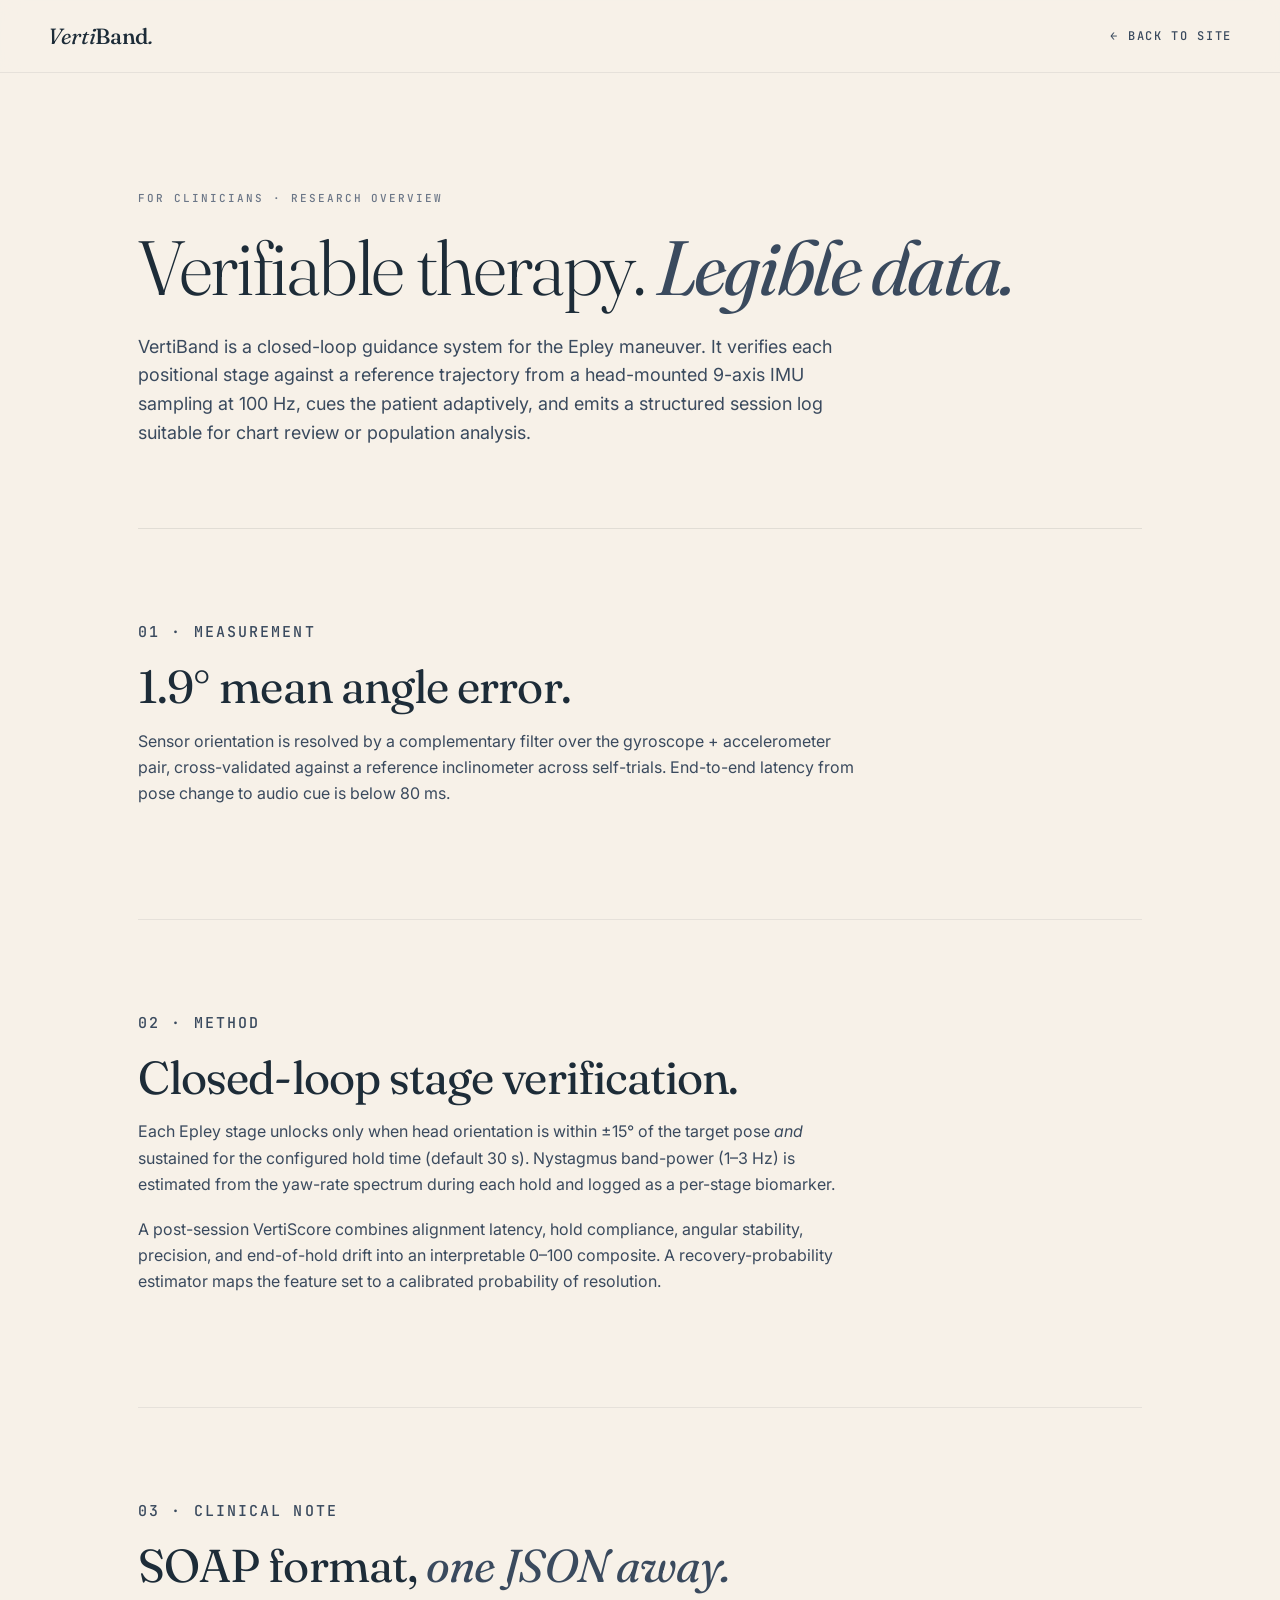
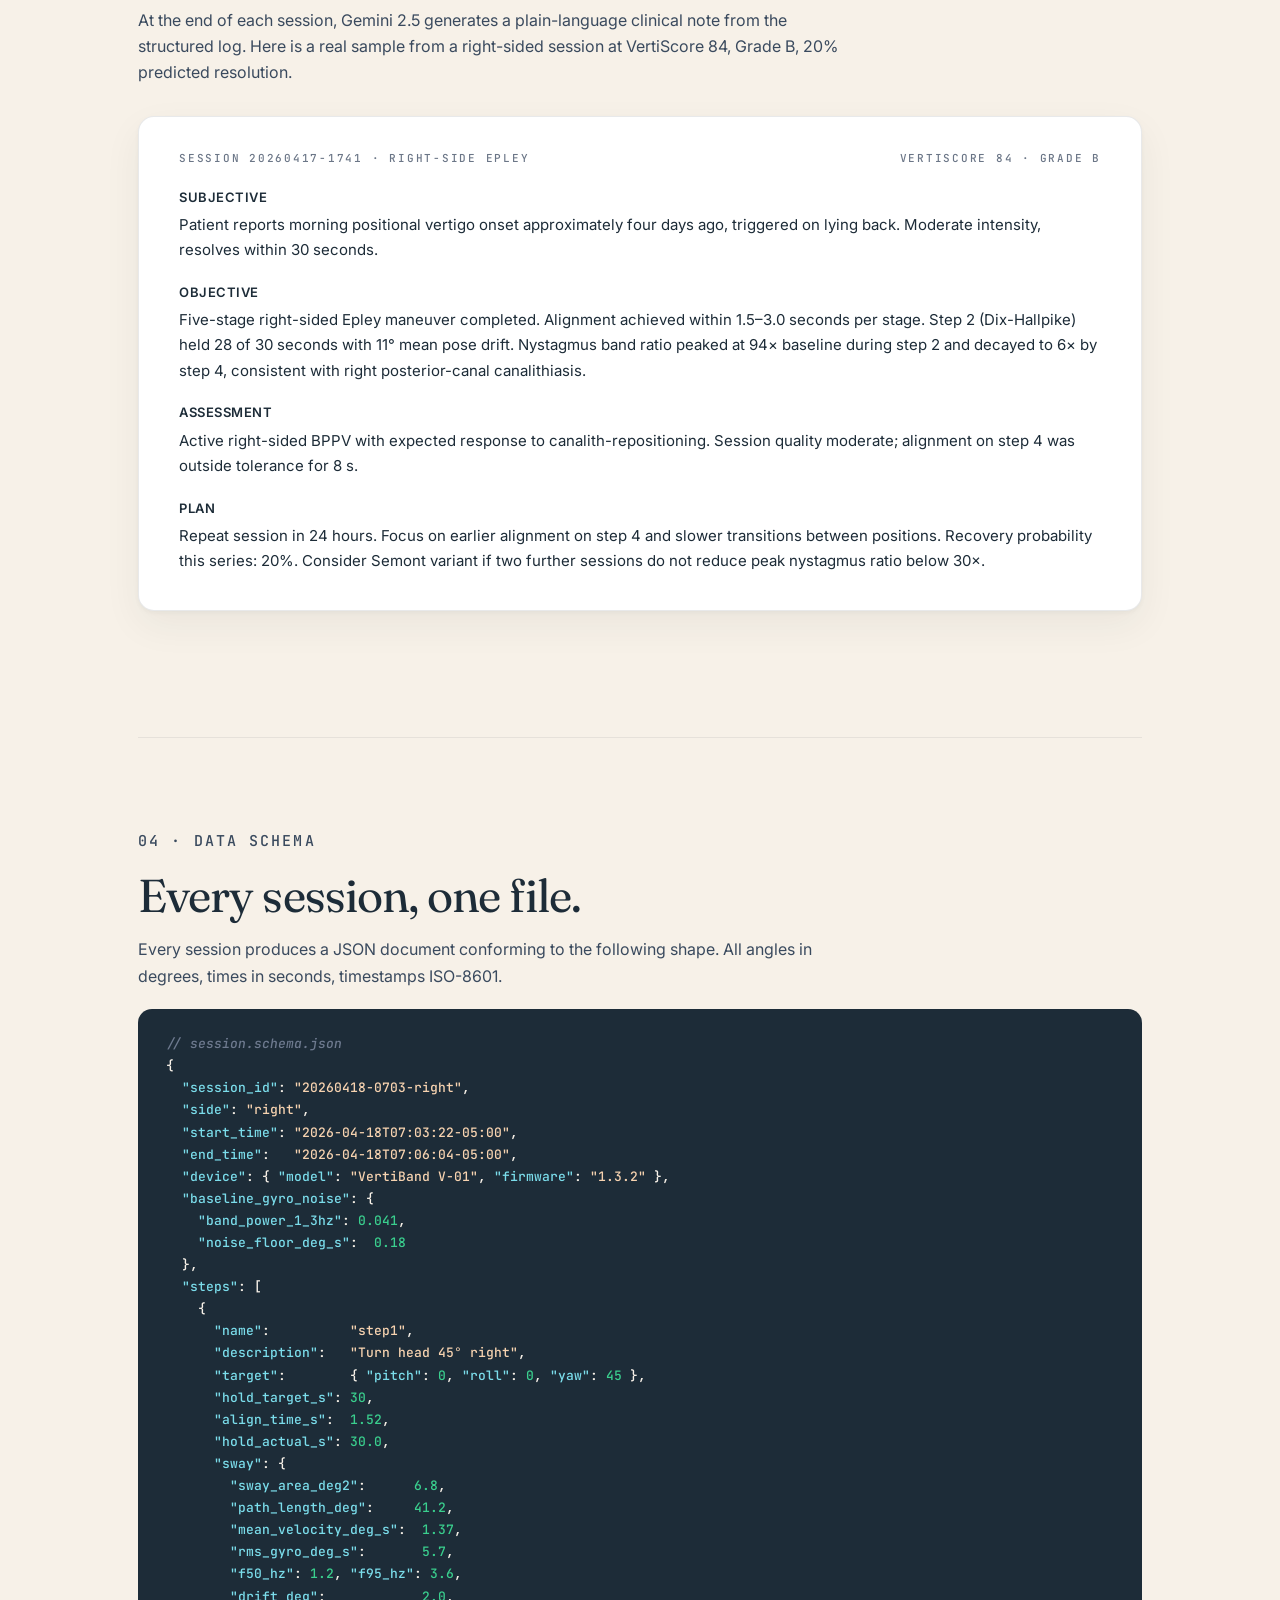
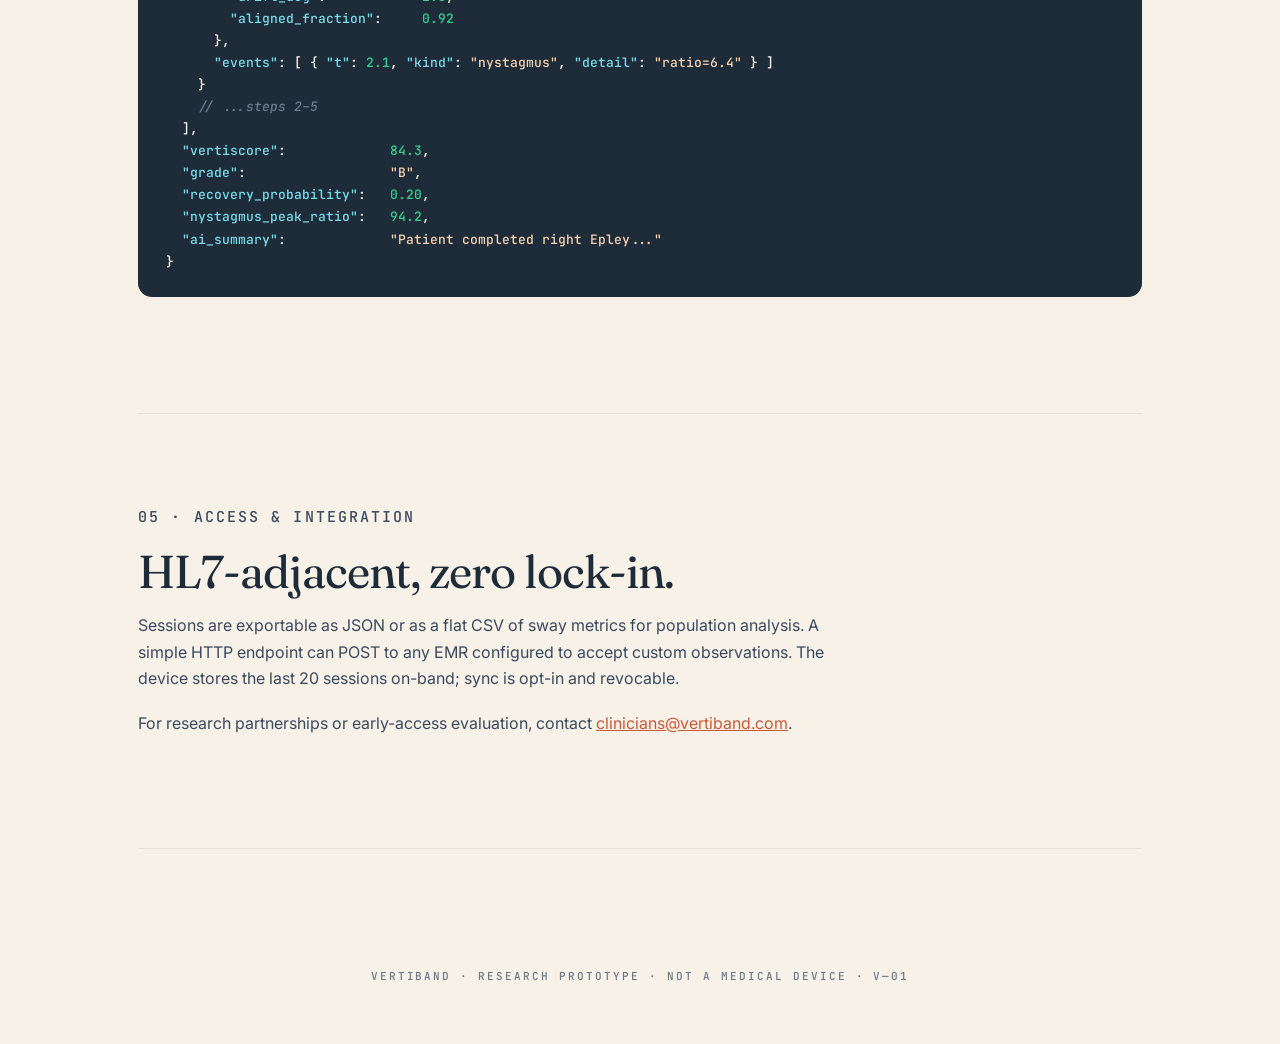
<file: for-clinicians.html>
<!doctype html>
<html lang="en"><head>
<meta charset="utf-8">
<meta name="viewport" content="width=device-width,initial-scale=1">
<title>VertiBand · For clinicians</title>
<link rel="preconnect" href="https://fonts.googleapis.com">
<link rel="preconnect" href="https://fonts.gstatic.com" crossorigin>
<link href="https://fonts.googleapis.com/css2?family=Fraunces:opsz,wght@9..144,300;9..144,400;9..144,500;9..144,600&family=Inter:wght@400;500;600&family=JetBrains+Mono:wght@400;500;600&display=swap" rel="stylesheet">
<link rel="stylesheet" href="tokens.css">
<style>
  *{box-sizing:border-box;}
  html,body{margin:0;background:var(--paper);color:var(--ink);font-family:Inter,system-ui,sans-serif;-webkit-font-smoothing:antialiased;}
  header{padding:22px 48px;display:flex;justify-content:space-between;align-items:center;border-bottom:1px solid rgba(29,44,56,0.08);position:sticky;top:0;background:rgba(247,241,232,0.9);backdrop-filter:blur(10px);z-index:10;}
  .word{font-family:Fraunces,serif;font-weight:400;font-size:22px;font-style:italic;letter-spacing:-0.015em;}
  .word b{font-weight:500;font-style:normal;}
  .eye{font:500 11px/1 JetBrains Mono,monospace;letter-spacing:0.18em;text-transform:uppercase;color:#6B7687;}
  .back{color:#3A4A5E;text-decoration:none;font:500 12px/1 JetBrains Mono,monospace;letter-spacing:0.14em;text-transform:uppercase;}
  .back:hover{color:#C85A3A;}

  .wrap{max-width:1100px;margin:0 auto;padding:80px 48px 60px;}
  .hero{padding:40px 0 80px;border-bottom:1px solid rgba(29,44,56,0.10);}
  h1{font:300 clamp(48px,6vw,96px)/1.05 Fraunces,serif;letter-spacing:-0.03em;margin:24px 0 24px;color:var(--ink);}
  h1 i{font-weight:400;color:#3A4A5E;}
  .lede{font-size:18px;line-height:1.6;color:#3A4A5E;max-width:720px;margin:0;}

  h2{font:400 clamp(32px,3.6vw,52px)/1.08 Fraunces,serif;letter-spacing:-0.02em;margin:0 0 14px;}
  h2 i{font-style:italic;color:#3A4A5E;}
  h3{font:500 15px/1 JetBrains Mono,monospace;letter-spacing:0.14em;text-transform:uppercase;color:#3A4A5E;margin:0 0 22px;}

  section.block{padding:96px 0;border-bottom:1px solid rgba(29,44,56,0.08);}
  section.block p{font-size:16px;line-height:1.65;color:#3A4A5E;max-width:720px;}
  section.block p + p{margin-top:18px;}

  .note{
    background:#FFF;border:1px solid rgba(29,44,56,0.10);border-radius:16px;
    padding:36px 40px;margin:30px 0;
    font-family:Inter,sans-serif;font-size:15px;line-height:1.7;color:var(--ink);
    box-shadow:0 2px 4px rgba(29,44,56,0.04),0 14px 38px rgba(29,44,56,0.06);
  }
  .note .t{font:500 11px/1 JetBrains Mono,monospace;letter-spacing:0.16em;text-transform:uppercase;color:#6B7687;margin-bottom:22px;display:flex;justify-content:space-between;}
  .note b{display:block;font-weight:600;color:var(--ink);margin:18px 0 4px;font-size:13px;letter-spacing:0.04em;text-transform:uppercase;}
  .note em{font-style:italic;color:#3A4A5E;}

  pre{
    background:#1D2C38;color:#F7F1E8;border-radius:14px;
    padding:24px 28px;overflow-x:auto;margin:20px 0;
    font:500 13px/1.7 JetBrains Mono,monospace;
  }
  pre .k{color:#7BDDEB;} pre .s{color:#F7D3B0;} pre .n{color:#3ACF8E;} pre .c{color:#6E7A8F;font-style:italic;}

  footer{padding:60px 48px;text-align:center;color:#6B7687;font:500 11px/1.4 JetBrains Mono,monospace;letter-spacing:0.18em;text-transform:uppercase;}
</style>
</head><body>

<header>
  <span class="word">Verti<b>Band</b><i>.</i></span>
  <a class="back" href="/">← Back to site</a>
</header>

<div class="wrap">

  <section class="hero">
    <div class="eye">For clinicians · Research overview</div>
    <h1>Verifiable therapy. <i>Legible data.</i></h1>
    <p class="lede">VertiBand is a closed-loop guidance system for the Epley maneuver. It verifies each positional stage against a reference trajectory from a head-mounted 9-axis IMU sampling at 100 Hz, cues the patient adaptively, and emits a structured session log suitable for chart review or population analysis.</p>
  </section>

  <section class="block">
    <h3>01 · Measurement</h3>
    <h2>1.9° mean angle error.</h2>
    <p>Sensor orientation is resolved by a complementary filter over the gyroscope + accelerometer pair, cross-validated against a reference inclinometer across self-trials. End-to-end latency from pose change to audio cue is below 80 ms.</p>
  </section>

  <section class="block">
    <h3>02 · Method</h3>
    <h2>Closed-loop stage verification.</h2>
    <p>Each Epley stage unlocks only when head orientation is within ±15° of the target pose <em>and</em> sustained for the configured hold time (default 30 s). Nystagmus band-power (1–3 Hz) is estimated from the yaw-rate spectrum during each hold and logged as a per-stage biomarker.</p>
    <p>A post-session VertiScore combines alignment latency, hold compliance, angular stability, precision, and end-of-hold drift into an interpretable 0–100 composite. A recovery-probability estimator maps the feature set to a calibrated probability of resolution.</p>
  </section>

  <section class="block">
    <h3>03 · Clinical note</h3>
    <h2>SOAP format, <i>one JSON away.</i></h2>
    <p>At the end of each session, Gemini 2.5 generates a plain-language clinical note from the structured log. Here is a real sample from a right-sided session at VertiScore 84, Grade B, 20% predicted resolution.</p>

    <div class="note">
      <div class="t"><span>Session 20260417-1741 · Right-side Epley</span><span>VertiScore 84 · Grade B</span></div>
      <b>Subjective</b>
      Patient reports morning positional vertigo onset approximately four days ago, triggered on lying back. Moderate intensity, resolves within 30 seconds.

      <b>Objective</b>
      Five-stage right-sided Epley maneuver completed. Alignment achieved within 1.5–3.0 seconds per stage. Step 2 (Dix-Hallpike) held 28 of 30 seconds with 11° mean pose drift. Nystagmus band ratio peaked at 94× baseline during step 2 and decayed to 6× by step 4, consistent with right posterior-canal canalithiasis.

      <b>Assessment</b>
      Active right-sided BPPV with expected response to canalith-repositioning. Session quality moderate; alignment on step 4 was outside tolerance for 8 s.

      <b>Plan</b>
      Repeat session in 24 hours. Focus on earlier alignment on step 4 and slower transitions between positions. Recovery probability this series: 20%. Consider Semont variant if two further sessions do not reduce peak nystagmus ratio below 30×.
    </div>
  </section>

  <section class="block">
    <h3>04 · Data schema</h3>
    <h2>Every session, one file.</h2>
    <p>Every session produces a JSON document conforming to the following shape. All angles in degrees, times in seconds, timestamps ISO-8601.</p>
<pre><span class="c">// session.schema.json</span>
{
  <span class="k">"session_id"</span>: <span class="s">"20260418-0703-right"</span>,
  <span class="k">"side"</span>: <span class="s">"right"</span>,
  <span class="k">"start_time"</span>: <span class="s">"2026-04-18T07:03:22-05:00"</span>,
  <span class="k">"end_time"</span>:   <span class="s">"2026-04-18T07:06:04-05:00"</span>,
  <span class="k">"device"</span>: { <span class="k">"model"</span>: <span class="s">"VertiBand V-01"</span>, <span class="k">"firmware"</span>: <span class="s">"1.3.2"</span> },
  <span class="k">"baseline_gyro_noise"</span>: {
    <span class="k">"band_power_1_3hz"</span>: <span class="n">0.041</span>,
    <span class="k">"noise_floor_deg_s"</span>:  <span class="n">0.18</span>
  },
  <span class="k">"steps"</span>: [
    {
      <span class="k">"name"</span>:          <span class="s">"step1"</span>,
      <span class="k">"description"</span>:   <span class="s">"Turn head 45° right"</span>,
      <span class="k">"target"</span>:        { <span class="k">"pitch"</span>: <span class="n">0</span>, <span class="k">"roll"</span>: <span class="n">0</span>, <span class="k">"yaw"</span>: <span class="n">45</span> },
      <span class="k">"hold_target_s"</span>: <span class="n">30</span>,
      <span class="k">"align_time_s"</span>:  <span class="n">1.52</span>,
      <span class="k">"hold_actual_s"</span>: <span class="n">30.0</span>,
      <span class="k">"sway"</span>: {
        <span class="k">"sway_area_deg2"</span>:      <span class="n">6.8</span>,
        <span class="k">"path_length_deg"</span>:     <span class="n">41.2</span>,
        <span class="k">"mean_velocity_deg_s"</span>:  <span class="n">1.37</span>,
        <span class="k">"rms_gyro_deg_s"</span>:       <span class="n">5.7</span>,
        <span class="k">"f50_hz"</span>: <span class="n">1.2</span>, <span class="k">"f95_hz"</span>: <span class="n">3.6</span>,
        <span class="k">"drift_deg"</span>:            <span class="n">2.0</span>,
        <span class="k">"aligned_fraction"</span>:     <span class="n">0.92</span>
      },
      <span class="k">"events"</span>: [ { <span class="k">"t"</span>: <span class="n">2.1</span>, <span class="k">"kind"</span>: <span class="s">"nystagmus"</span>, <span class="k">"detail"</span>: <span class="s">"ratio=6.4"</span> } ]
    }
    <span class="c">// ...steps 2–5</span>
  ],
  <span class="k">"vertiscore"</span>:             <span class="n">84.3</span>,
  <span class="k">"grade"</span>:                  <span class="s">"B"</span>,
  <span class="k">"recovery_probability"</span>:   <span class="n">0.20</span>,
  <span class="k">"nystagmus_peak_ratio"</span>:   <span class="n">94.2</span>,
  <span class="k">"ai_summary"</span>:             <span class="s">"Patient completed right Epley..."</span>
}</pre>
  </section>

  <section class="block">
    <h3>05 · Access & integration</h3>
    <h2>HL7-adjacent, zero lock-in.</h2>
    <p>Sessions are exportable as JSON or as a flat CSV of sway metrics for population analysis. A simple HTTP endpoint can POST to any EMR configured to accept custom observations. The device stores the last 20 sessions on-band; sync is opt-in and revocable.</p>
    <p>For research partnerships or early-access evaluation, contact <a href="mailto:clinicians@vertiband.com" style="color:#C85A3A;">clinicians@vertiband.com</a>.</p>
  </section>

</div>

<footer>VertiBand · Research prototype · Not a medical device · V—01</footer>

</body></html>
</file>
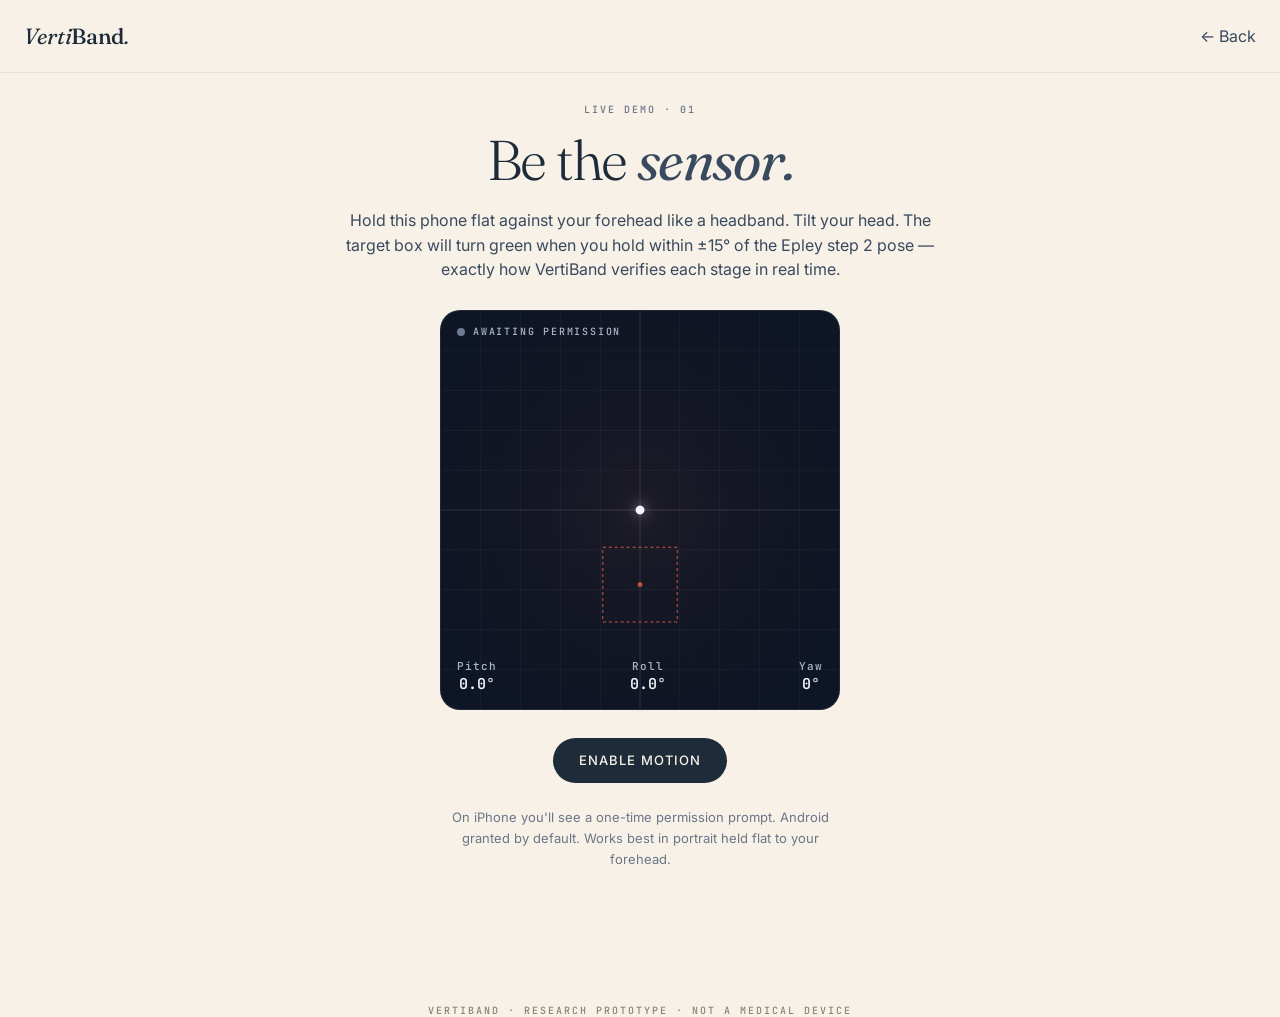
<file: live-gyro.html>
<!doctype html>
<html lang="en"><head>
<meta charset="utf-8">
<meta name="viewport" content="width=device-width,initial-scale=1,viewport-fit=cover">
<title>VertiBand · Try it live</title>
<link rel="preconnect" href="https://fonts.googleapis.com">
<link rel="preconnect" href="https://fonts.gstatic.com" crossorigin>
<link href="https://fonts.googleapis.com/css2?family=Fraunces:opsz,wght@9..144,300;9..144,400;9..144,600&family=Inter:wght@400;500;600&family=JetBrains+Mono:wght@400;500&display=swap" rel="stylesheet">
<link rel="stylesheet" href="tokens.css">
<style>
  *{box-sizing:border-box;}
  html,body{margin:0;background:var(--paper);color:var(--ink);font-family:Inter,system-ui,sans-serif;-webkit-font-smoothing:antialiased;min-height:100vh;overscroll-behavior:none;}
  header{padding:22px 24px;display:flex;justify-content:space-between;align-items:center;border-bottom:1px solid rgba(29,44,56,0.08);}
  .word{font-family:Fraunces,serif;font-weight:400;font-size:22px;font-style:italic;letter-spacing:-0.015em;}
  .word b{font-weight:500;font-style:normal;}
  .eye{font:500 10px/1 JetBrains Mono,monospace;letter-spacing:0.2em;text-transform:uppercase;color:#6B7687;}
  main{padding:32px 24px 80px;max-width:640px;margin:0 auto;text-align:center;}
  h1{font:300 clamp(36px,8vw,56px)/1.05 Fraunces,serif;letter-spacing:-0.03em;margin:16px 0 18px;}
  h1 i{font-weight:400;color:#3A4A5E;}
  p.lede{font-size:16px;line-height:1.55;color:#3A4A5E;margin:0 0 28px;}

  .stage{
    position:relative;aspect-ratio:1/1;max-width:400px;margin:0 auto;
    background:#0F1626;border-radius:20px;overflow:hidden;
    border:1px solid rgba(255,255,255,0.08);
  }
  .stage canvas{width:100%;height:100%;display:block;}
  .stage .status{
    position:absolute;top:16px;left:16px;
    font:500 10px/1 JetBrains Mono,monospace;letter-spacing:0.18em;text-transform:uppercase;
    color:#AEB7C8;display:flex;align-items:center;gap:8px;
  }
  .stage .status .dot{width:8px;height:8px;border-radius:50%;background:#6E7A8F;}
  .stage .status.good .dot{background:#3ACF8E;box-shadow:0 0 10px rgba(58,207,142,0.7);}
  .stage .status.good{color:#3ACF8E;}
  .stage .readout{
    position:absolute;bottom:14px;left:16px;right:16px;
    font:500 11px/1.4 JetBrains Mono,monospace;letter-spacing:0.08em;
    color:#AEB7C8;display:flex;justify-content:space-between;
  }
  .stage .readout .v{color:#F2F5FA;font-size:15px;font-weight:600;letter-spacing:-0.01em;}

  .btn{
    margin-top:28px;padding:16px 26px;border-radius:999px;border:0;cursor:pointer;
    font:500 13px/1 Inter,sans-serif;letter-spacing:0.08em;text-transform:uppercase;
    background:#1D2C38;color:#F7F1E8;
  }
  .btn:hover{background:#C85A3A;}
  .btn[disabled]{opacity:0.5;cursor:not-allowed;}

  .hint{margin-top:24px;font-size:13px;color:#6B7687;line-height:1.6;max-width:420px;margin-left:auto;margin-right:auto;}
  .err{color:#B84A3A;}
  .footer{text-align:center;margin-top:56px;font:500 10px/1 JetBrains Mono,monospace;letter-spacing:0.2em;text-transform:uppercase;color:#8A8372;}
  .back{color:#3A4A5E;text-decoration:none;}
  .back:hover{color:#C85A3A;}
</style>
</head><body>

<header>
  <span class="word">Verti<b>Band</b><i>.</i></span>
  <a class="back" href="/">← Back</a>
</header>

<main>
  <div class="eye">Live demo · 01</div>
  <h1>Be the <i>sensor.</i></h1>
  <p class="lede">Hold this phone flat against your forehead like a headband. Tilt your head. The target box will turn green when you hold within ±15° of the Epley step 2 pose — exactly how VertiBand verifies each stage in real time.</p>

  <div class="stage" id="stage">
    <canvas id="cv" width="800" height="800" aria-hidden="true"></canvas>
    <div class="status" id="status"><span class="dot"></span><span id="statusText">Awaiting permission</span></div>
    <div class="readout">
      <div><div>Pitch</div><div class="v" id="pitch">—</div></div>
      <div><div>Roll</div><div class="v" id="roll">—</div></div>
      <div><div>Yaw</div><div class="v" id="yaw">—</div></div>
    </div>
  </div>

  <button class="btn" id="enable">Enable motion</button>
  <div class="hint" id="hint">On iPhone you'll see a one-time permission prompt. Android granted by default. Works best in portrait held flat to your forehead.</div>
</main>

<div class="footer">VertiBand · research prototype · not a medical device</div>

<script>
(function(){
  const cv = document.getElementById('cv');
  const ctx = cv.getContext('2d');
  const st = document.getElementById('status');
  const stxt = document.getElementById('statusText');
  const $p = document.getElementById('pitch');
  const $r = document.getElementById('roll');
  const $y = document.getElementById('yaw');
  const btn = document.getElementById('enable');
  const hint = document.getElementById('hint');

  // Target: Step 2 of Epley (Dix-Hallpike): pitch -30°, roll 0°, yaw ±45°
  const TARGET = { pitch: -30, roll: 0, yaw: 45 };
  const TOL = 15;

  let cur = { p: 0, r: 0, y: 0 };
  let goal = cur;
  function handleOrient(e){
    // Normalize values: alpha = yaw [0..360], beta = pitch [-180..180], gamma = roll [-90..90]
    const y = (e.alpha != null) ? ((e.alpha + 180) % 360) - 180 : 0;
    const p = (e.beta  != null) ? e.beta - 90 : 0;  // -90 to make "phone flat on forehead" read as 0 pitch
    const r = (e.gamma != null) ? e.gamma : 0;
    goal = { p: Math.max(-90, Math.min(90, p)), r, y: Math.max(-90, Math.min(90, y)) };
  }

  function enable(){
    btn.disabled = true; stxt.textContent = 'Requesting…';
    const start = () => {
      window.addEventListener('deviceorientation', handleOrient, true);
      stxt.textContent = 'Move your head'; btn.style.display = 'none';
    };
    if (typeof DeviceOrientationEvent !== 'undefined'
        && typeof DeviceOrientationEvent.requestPermission === 'function') {
      DeviceOrientationEvent.requestPermission().then(res => {
        if (res === 'granted') start();
        else { stxt.textContent = 'Permission denied'; hint.classList.add('err'); hint.textContent = 'iOS blocked motion access. Try Safari.'; btn.disabled = false; }
      }).catch(() => { stxt.textContent = 'Error'; btn.disabled = false; });
    } else if (typeof DeviceOrientationEvent !== 'undefined') {
      start();
    } else {
      stxt.textContent = 'No motion sensor'; hint.classList.add('err');
      hint.textContent = 'This device has no motion sensor. Open on a phone.';
    }
  }
  btn.addEventListener('click', enable);

  // Render loop: smoothly interpolate to the latest orientation
  function render(){
    // lerp
    cur.p += (goal.p - cur.p) * 0.18;
    cur.r += (goal.r - cur.r) * 0.18;
    cur.y += (goal.y - cur.y) * 0.18;

    const w = cv.width, h = cv.height;
    ctx.clearRect(0,0,w,h);

    // bg radial
    const g = ctx.createRadialGradient(w/2, h/2, 20, w/2, h/2, Math.max(w,h)/1.4);
    g.addColorStop(0, 'rgba(200,90,58,0.08)'); g.addColorStop(1, 'rgba(0,0,0,0)');
    ctx.fillStyle = g; ctx.fillRect(0,0,w,h);

    // grid
    ctx.strokeStyle = 'rgba(255,255,255,0.07)'; ctx.lineWidth = 1;
    for (let i = 1; i < 10; i++){
      ctx.beginPath(); ctx.moveTo(0, i*h/10); ctx.lineTo(w, i*h/10); ctx.stroke();
      ctx.beginPath(); ctx.moveTo(i*w/10, 0); ctx.lineTo(i*w/10, h); ctx.stroke();
    }
    // axes
    ctx.strokeStyle = 'rgba(255,255,255,0.18)';
    ctx.beginPath(); ctx.moveTo(0,h/2); ctx.lineTo(w,h/2); ctx.stroke();
    ctx.beginPath(); ctx.moveTo(w/2,0); ctx.lineTo(w/2,h); ctx.stroke();

    const scale = Math.min(w,h)/160; // 80 deg range

    // target box
    const within =
      Math.abs(cur.p - TARGET.pitch) <= TOL &&
      Math.abs(cur.r - TARGET.roll) <= TOL;
    const tx = w/2 + TARGET.roll * scale;
    const ty = h/2 - TARGET.pitch * scale;
    const tol = TOL * scale;
    ctx.strokeStyle = within ? 'rgba(58,207,142,0.9)' : 'rgba(200,90,58,0.7)';
    ctx.lineWidth = 3;
    ctx.setLineDash(within ? [] : [6,6]);
    ctx.strokeRect(tx - tol, ty - tol, tol*2, tol*2);
    ctx.setLineDash([]);
    // target dot
    ctx.fillStyle = within ? 'rgba(58,207,142,1)' : 'rgba(200,90,58,0.9)';
    ctx.beginPath(); ctx.arc(tx, ty, 5, 0, Math.PI*2); ctx.fill();

    // current pose with glow
    const x = w/2 + cur.r * scale;
    const y = h/2 - cur.p * scale;
    ctx.shadowColor = within ? 'rgba(58,207,142,0.9)' : 'rgba(247,241,232,0.6)';
    ctx.shadowBlur = 24;
    ctx.fillStyle = '#F2F5FA';
    ctx.beginPath(); ctx.arc(x, y, 9, 0, Math.PI*2); ctx.fill();
    ctx.shadowBlur = 0;

    // update readouts
    $p.textContent = cur.p.toFixed(1) + '°';
    $r.textContent = cur.r.toFixed(1) + '°';
    $y.textContent = cur.y.toFixed(0) + '°';

    if (within) { st.classList.add('good'); stxt.textContent = 'Locked — step 2'; }
    else if (stxt.textContent !== 'Awaiting permission' && stxt.textContent !== 'Requesting…') {
      st.classList.remove('good'); stxt.textContent = 'Tracking · seek target';
    }

    requestAnimationFrame(render);
  }
  render();
})();
</script>
</body></html>
</file>
<file: tokens.css>
:root {
  /* Halo-inspired warm cream + deep ink. Nothing electric, nothing yellow. */
  --paper:    #F7F1E8;
  --paper-2:  #EFE8DA;
  --paper-3:  #E3DBC9;
  --ink:      #1D2C38;
  --ink-2:    #243443;
  --ink-3:    #2F4050;
  --panel:    #1A2832;
  --hair:     rgba(29,44,56,0.10);
  --hair-2:   rgba(29,44,56,0.22);
  --hair-d:   rgba(247,241,232,0.12);
  --hair-d2:  rgba(247,241,232,0.22);

  /* text on paper */
  --fg-1:   #1D2C38;
  --fg-2:   #4A5A68;
  --fg-3:   #8A8372;

  /* text on ink */
  --fg-d1:  #F7F1E8;
  --fg-d2:  #B8B0A0;
  --fg-d3:  #7A7465;

  /* ONE muted accent — terracotta/rust, warm not electric */
  --signal:      #C85A3A;
  --signal-glow: rgba(200,90,58,0.35);
  --signal-soft: rgba(200,90,58,0.10);

  /* supporting */
  --success: #4A8B6F;
  --danger:  #B84A3A;

  /* type */
  --display: "Fraunces", ui-serif, Georgia, serif;
  --body:    "Inter", ui-sans-serif, system-ui, sans-serif;
  --mono:    "JetBrains Mono", ui-monospace, monospace;

  /* motion */
  --ease: cubic-bezier(0.2, 0.8, 0.2, 1);
}
</file>
